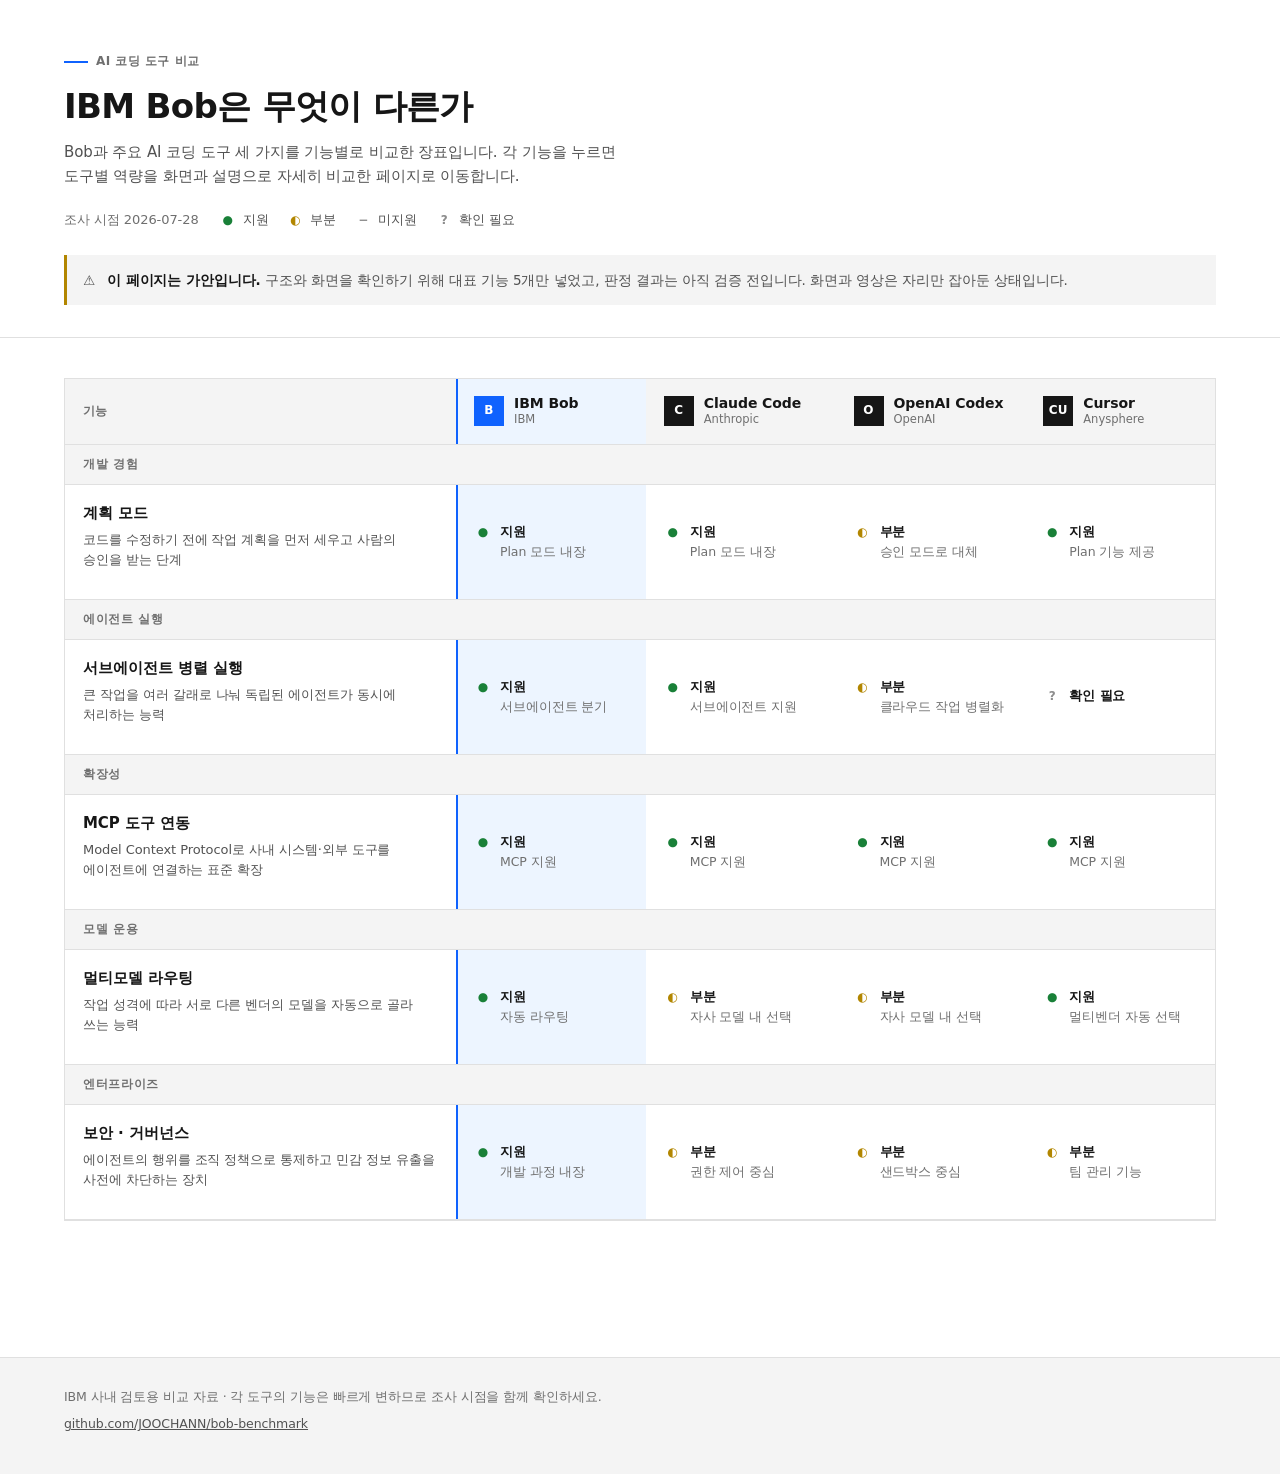
<file: index.html>
<!DOCTYPE html>
<html lang="ko">
  <head>
    <meta charset="utf-8" />
    <meta name="viewport" content="width=device-width, initial-scale=1" />
    <title>AI 코딩 도구 비교 장표 — IBM Bob</title>
    <meta
      name="description"
      content="IBM Bob과 Claude Code, OpenAI Codex, Cursor의 기능을 한눈에 비교하는 장표"
    />
    <link rel="stylesheet" href="assets/css/style.css" />
  </head>
  <body>
    <header class="site-header">
      <div class="wrap">
        <p class="eyebrow">AI 코딩 도구 비교</p>
        <h1 class="site-title">IBM Bob은 무엇이 다른가</h1>
        <p class="site-desc">
          Bob과 주요 AI 코딩 도구 세 가지를 기능별로 비교한 장표입니다. 각 기능을 누르면 도구별
          역량을 화면과 설명으로 자세히 비교한 페이지로 이동합니다.
        </p>

        <div class="meta-row">
          <span id="meta-date"></span>
          <div class="legend" id="legend"></div>
        </div>

        <div class="notice">
          <span aria-hidden="true">⚠</span>
          <p style="margin: 0">
            <strong>이 페이지는 가안입니다.</strong> 구조와 화면을 확인하기 위해 대표 기능
            <span id="meta-count"></span>개만 넣었고, 판정 결과는 아직 검증 전입니다. 화면과 영상은
            자리만 잡아둔 상태입니다.
          </p>
        </div>
      </div>
    </header>

    <main class="board">
      <div class="wrap">
        <div class="table-scroll">
          <table class="matrix" id="matrix">
            <caption class="sr-only" style="position: absolute; left: -9999px">
              AI 코딩 도구 기능 비교표
            </caption>
          </table>
        </div>
      </div>
    </main>

    <footer class="site-footer">
      <div class="wrap">
        <p style="margin: 0 0 6px">
          IBM 사내 검토용 비교 자료 · 각 도구의 기능은 빠르게 변하므로 조사 시점을 함께 확인하세요.
        </p>
        <p style="margin: 0">
          <a href="https://github.com/JOOCHANN/bob-benchmark">github.com/JOOCHANN/bob-benchmark</a>
        </p>
      </div>
    </footer>

    <script src="assets/js/data.js"></script>
    <script src="assets/js/table.js"></script>
  </body>
</html>
</file>
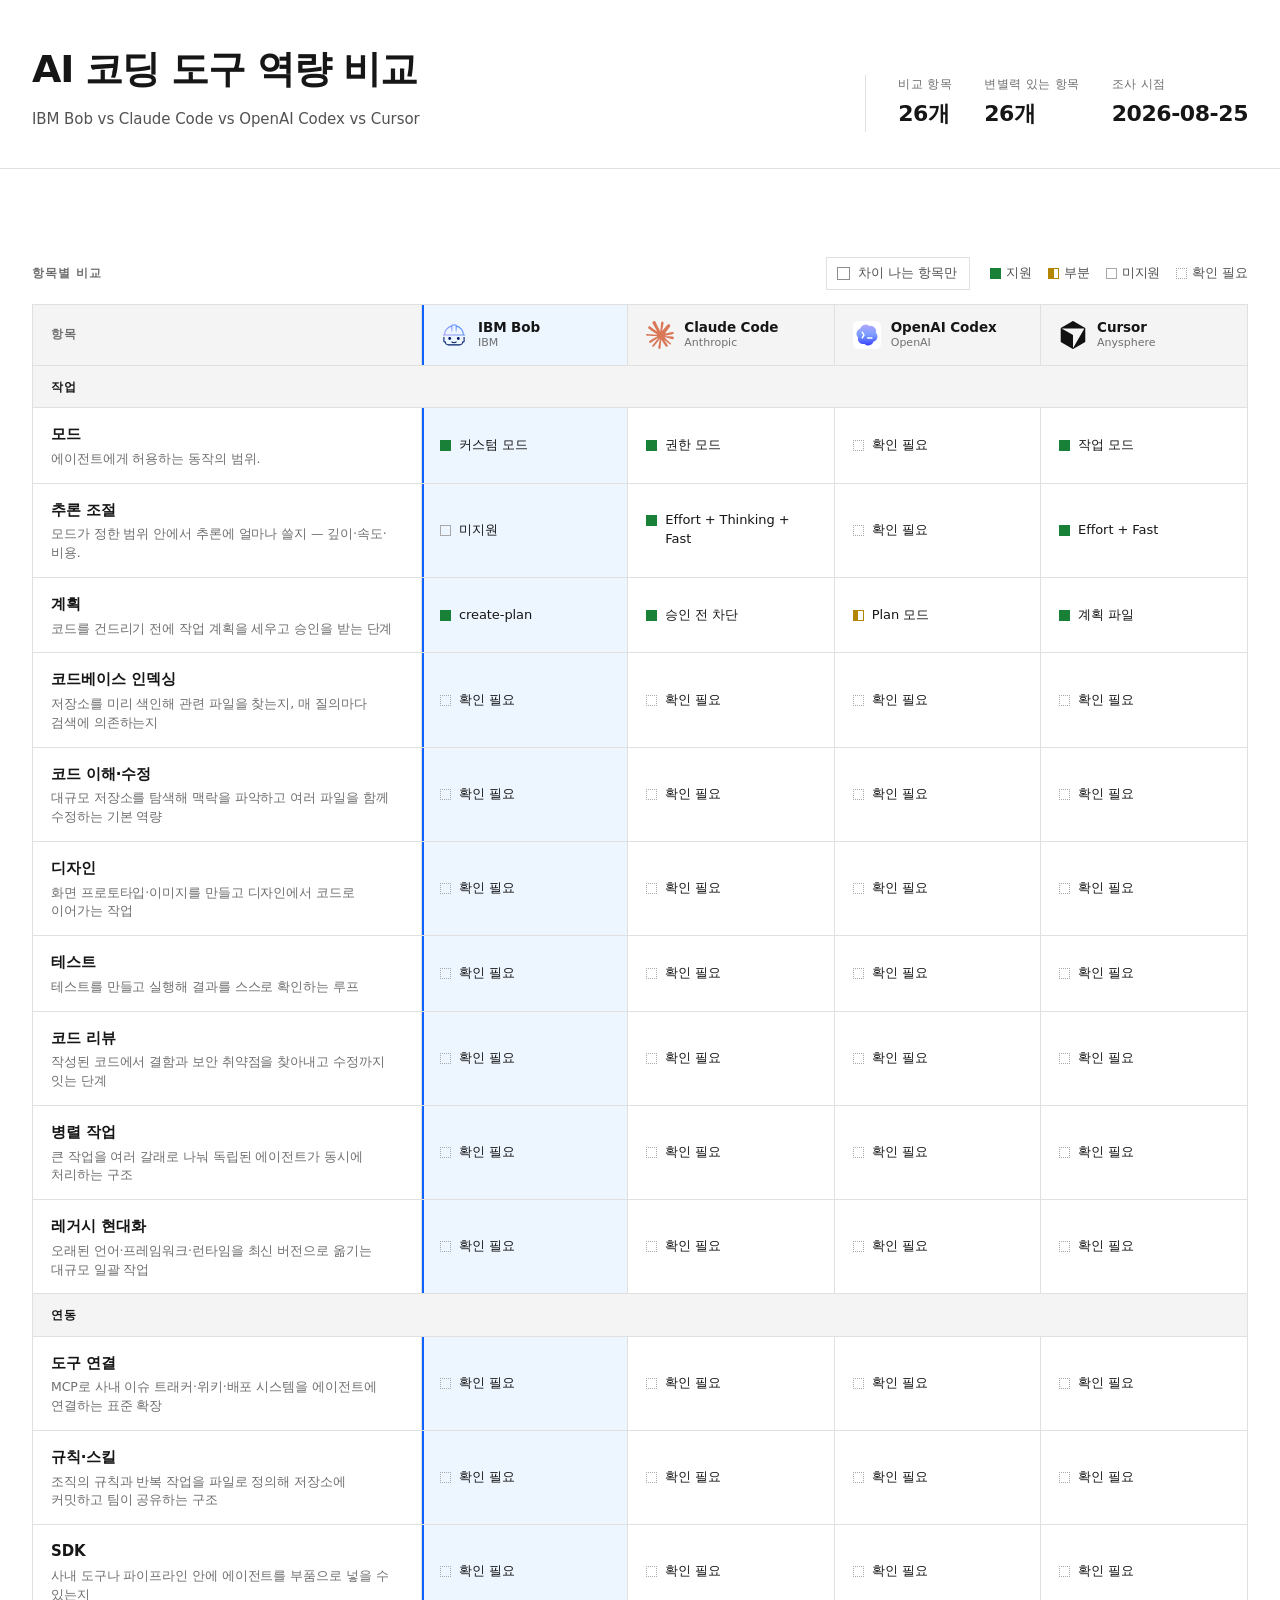
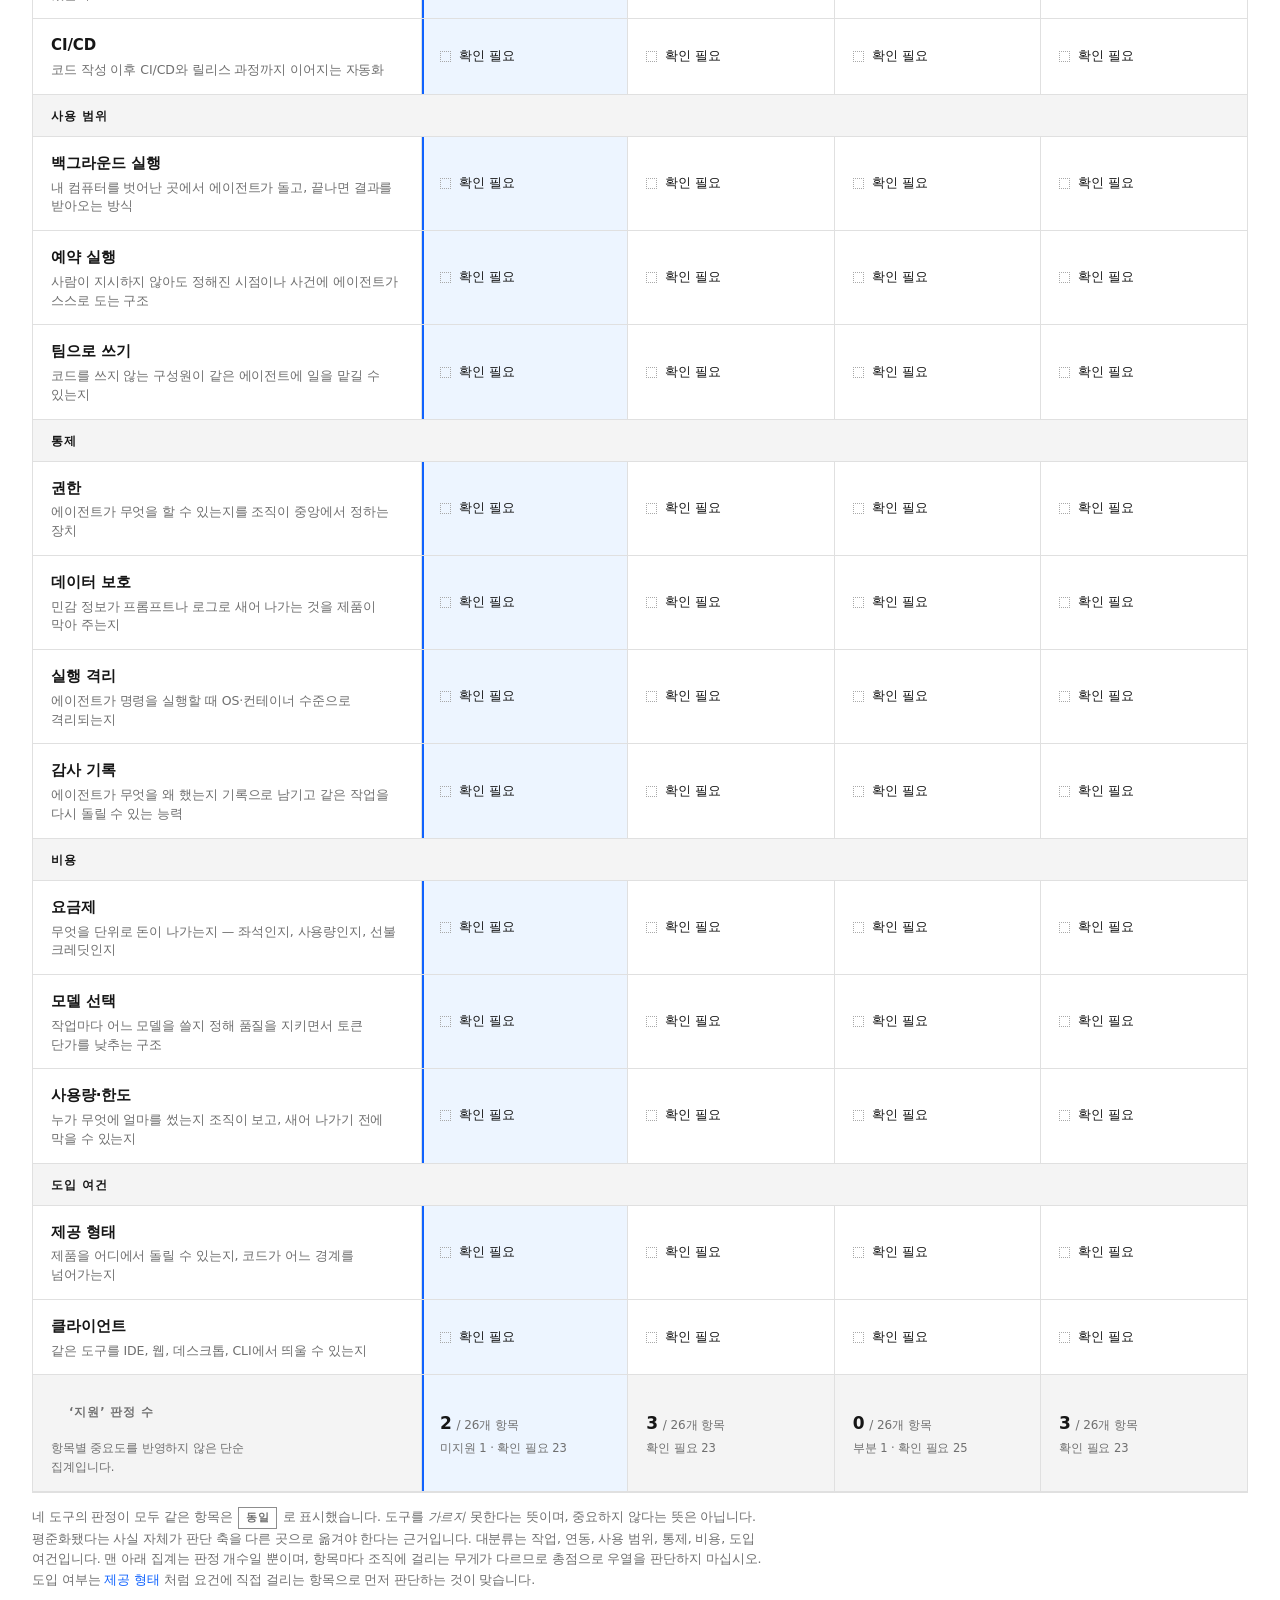
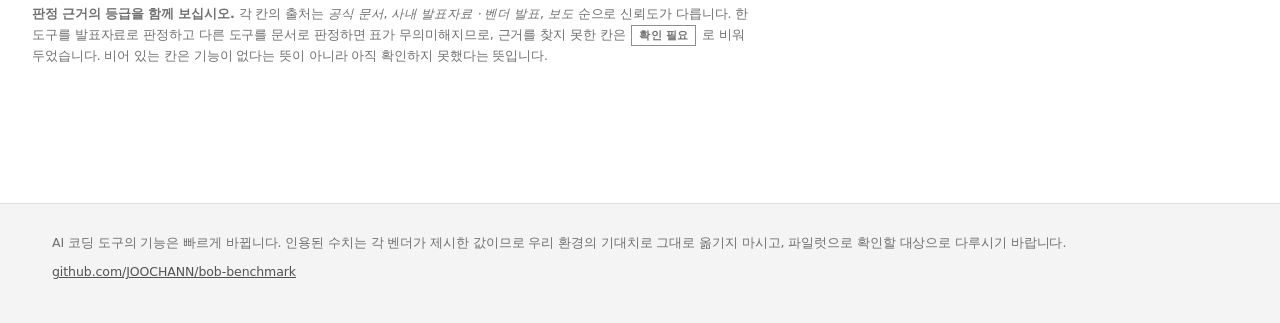
<file: public/index.html>
<!DOCTYPE html>
<html lang="ko">
  <head>
    <meta charset="utf-8" />
    <meta name="viewport" content="width=device-width, initial-scale=1" />
    <title>AI 코딩 도구 역량 비교</title>
    <meta
      name="description"
      content="IBM Bob, Claude Code, OpenAI Codex, Cursor를 도입 판단 축으로 비교한 장표"
    />
    <link rel="stylesheet" href="assets/css/style.css" />
  </head>
  <body>
    <header class="site-header">
      <div class="wrap wrap-wide">
        <div class="header-grid">
          <div>
            <h1 class="site-title">AI 코딩 도구 역량 비교</h1>
            <p class="site-desc">
              IBM Bob vs Claude Code vs OpenAI Codex vs Cursor
            </p>
          </div>
          <dl class="stat-block" id="stat-block"></dl>
        </div>
      </div>
    </header>

    <div class="wrap wrap-wide board-wrap">
      <main class="board">
        <section class="matrix-section">
          <div class="board-head">
            <h2 class="section-title">항목별 비교</h2>
            <div class="board-controls">
              <button class="toggle-btn" type="button" id="filter-btn" aria-pressed="false">
                <span class="toggle-box" aria-hidden="true"></span>
                차이 나는 항목만
              </button>
              <div class="legend" id="legend"></div>
            </div>
          </div>

          <div class="table-scroll">
            <table class="matrix" id="matrix">
              <caption>
                AI 코딩 도구 항목별 비교표. 항목 이름을 누르면 상세 비교 페이지로 이동합니다.
              </caption>
            </table>
          </div>

          <p class="board-note">
            네 도구의 판정이 모두 같은 항목은 <span class="chip chip-parity">동일</span> 로
            표시했습니다. 도구를 <em>가르지</em> 못한다는 뜻이며, 중요하지 않다는 뜻은 아닙니다.
            평준화됐다는 사실 자체가 판단 축을 다른 곳으로 옮겨야 한다는 근거입니다. 대분류는
            작업, 연동, 사용 범위, 통제, 비용, 도입 여건입니다. 맨 아래 집계는 판정 개수일 뿐이며,
            항목마다 조직에 걸리는 무게가 다르므로 총점으로 우열을 판단하지 마십시오. 도입 여부는
            <a href="detail.html?f=deployment">제공 형태</a> 처럼 요건에 직접 걸리는 항목으로
            먼저 판단하는 것이 맞습니다.
          </p>
          <p class="board-note">
            <strong>판정 근거의 등급을 함께 보십시오.</strong> 각 칸의 출처는
            <em>공식 문서</em>, <em>사내 발표자료 · 벤더 발표</em>, <em>보도</em> 순으로 신뢰도가
            다릅니다. 한 도구를 발표자료로 판정하고 다른 도구를 문서로 판정하면 표가 무의미해지므로,
            근거를 찾지 못한 칸은 <span class="chip">확인 필요</span> 로 비워 두었습니다. 비어 있는
            칸은 기능이 없다는 뜻이 아니라 아직 확인하지 못했다는 뜻입니다.
          </p>
        </section>
      </main>
    </div>

    <footer class="site-footer">
      <div class="wrap wrap-wide">
        <p>
          AI 코딩 도구의 기능은 빠르게 바뀝니다. 인용된 수치는 각 벤더가 제시한 값이므로 우리 환경의
          기대치로 그대로 옮기지 마시고, 파일럿으로 확인할 대상으로 다루시기 바랍니다.
        </p>
        <p>
          <a href="https://github.com/JOOCHANN/bob-benchmark">github.com/JOOCHANN/bob-benchmark</a>
        </p>
      </div>
    </footer>

    <script src="assets/js/data.js"></script>
    <script src="assets/js/ui.js"></script>
    <script src="assets/js/table.js"></script>
  </body>
</html>
</file>
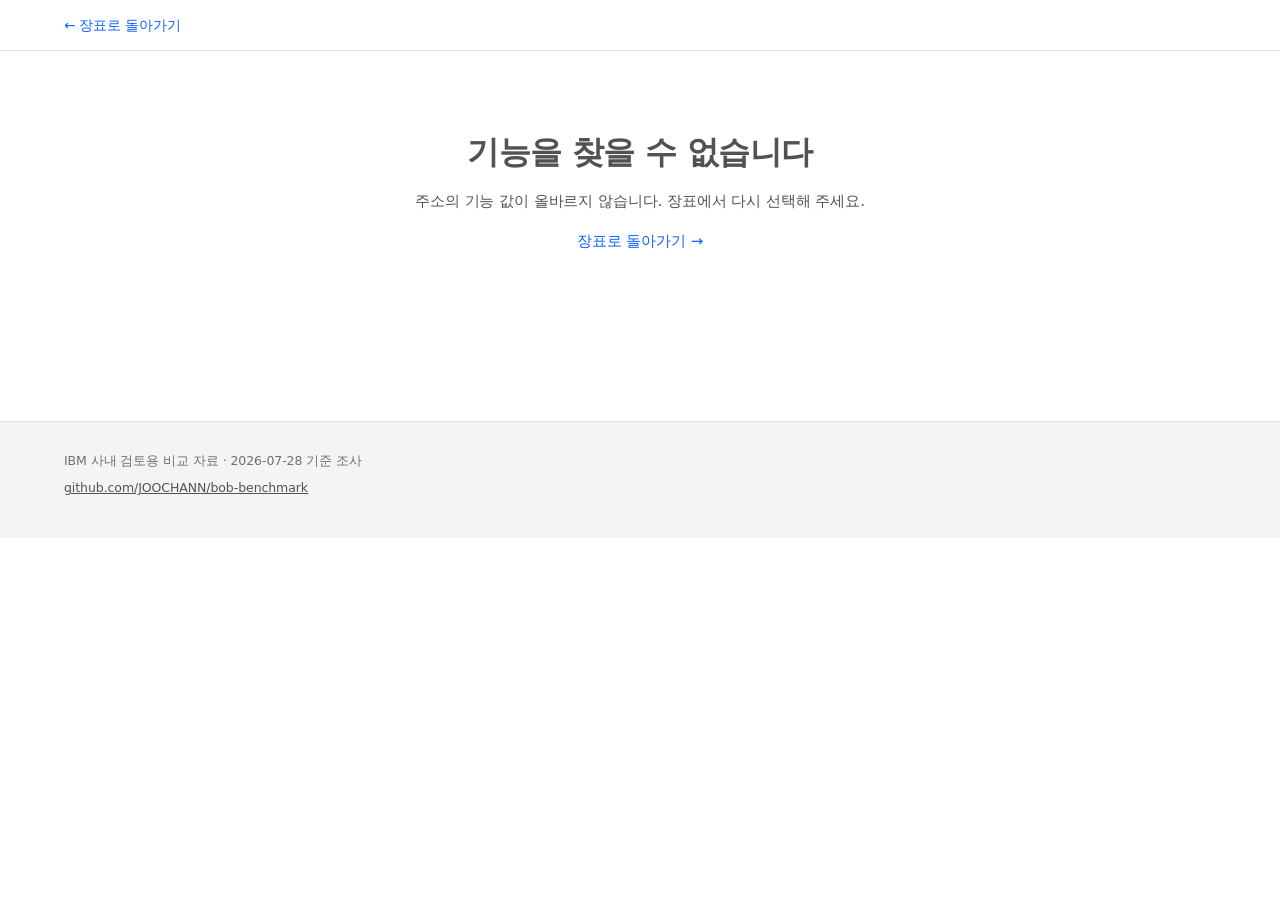
<file: detail.html>
<!DOCTYPE html>
<html lang="ko">
  <head>
    <meta charset="utf-8" />
    <meta name="viewport" content="width=device-width, initial-scale=1" />
    <title>상세 비교 — IBM Bob 비교 장표</title>
    <link rel="stylesheet" href="assets/css/style.css" />
  </head>
  <body>
    <nav class="detail-nav">
      <div class="wrap">
        <a href="index.html">← 장표로 돌아가기</a>
        <div class="nav-side" id="pager"></div>
      </div>
    </nav>

    <main id="content"></main>

    <footer class="site-footer">
      <div class="wrap">
        <p style="margin: 0 0 6px">
          IBM 사내 검토용 비교 자료 · <span id="foot-date"></span> 기준 조사
        </p>
        <p style="margin: 0">
          <a href="https://github.com/JOOCHANN/bob-benchmark">github.com/JOOCHANN/bob-benchmark</a>
        </p>
      </div>
    </footer>

    <script src="assets/js/data.js"></script>
    <script src="assets/js/detail.js"></script>
  </body>
</html>
</file>
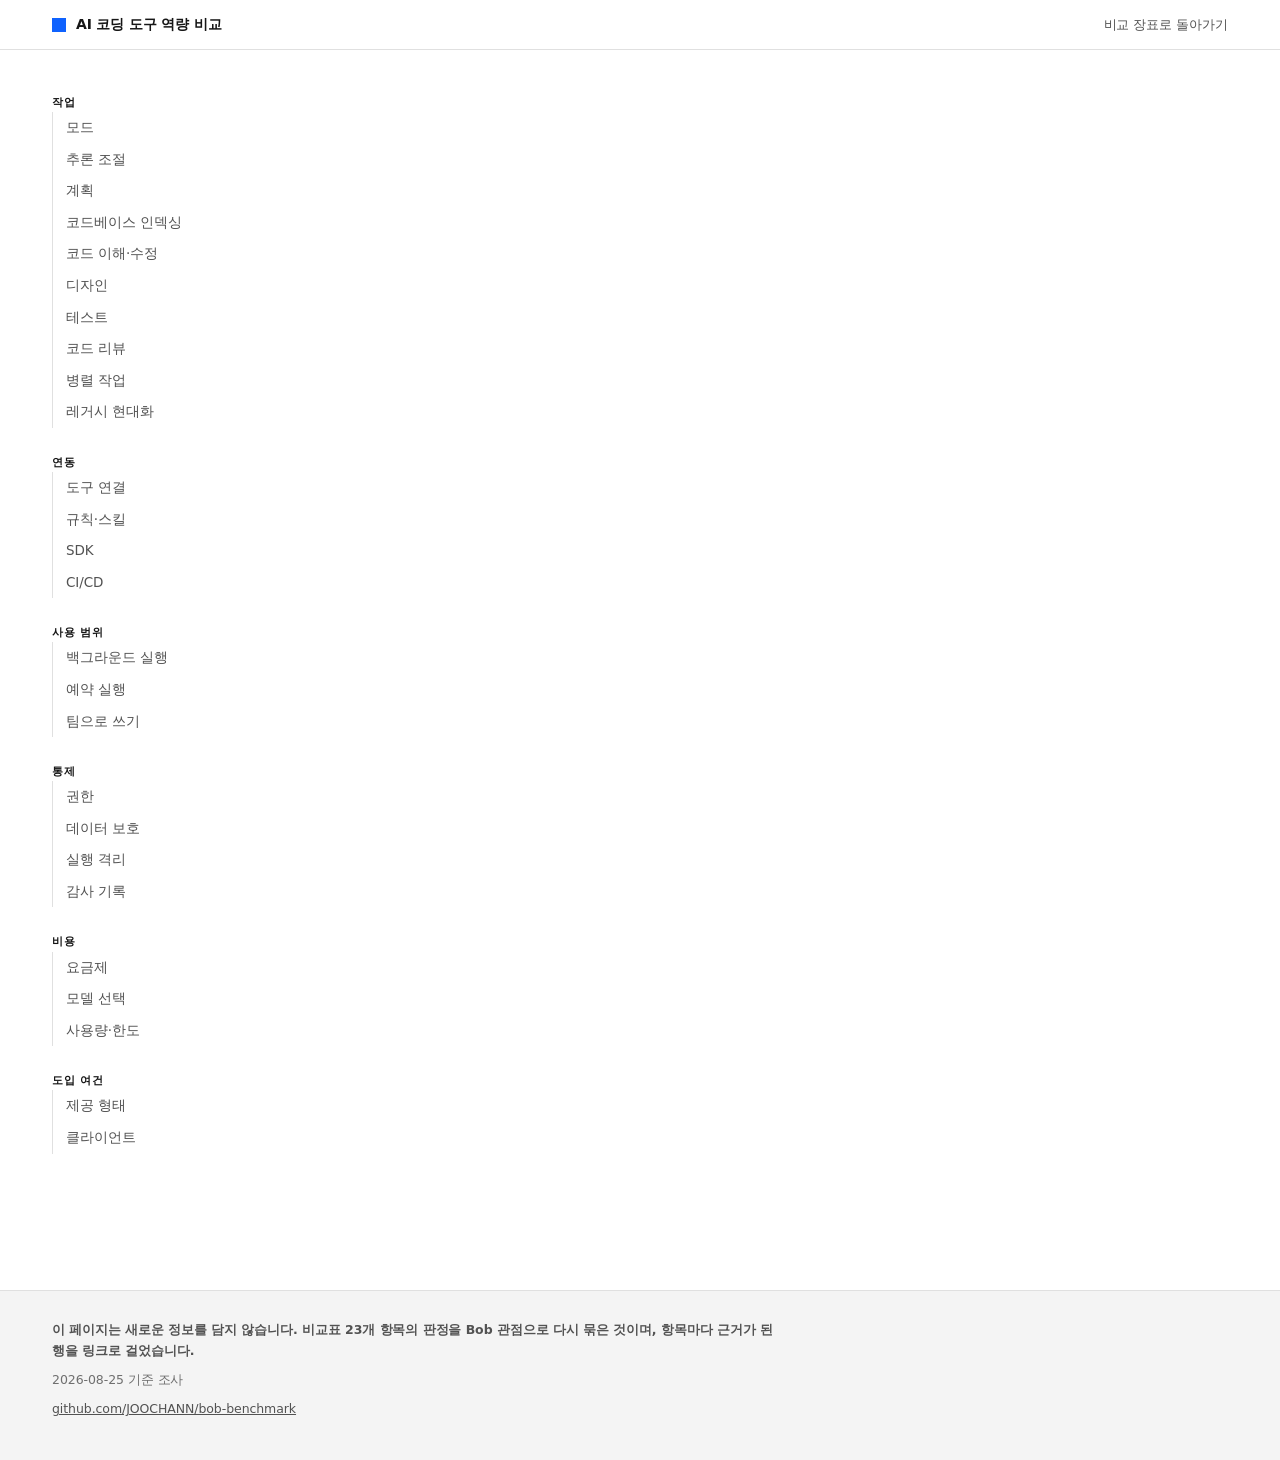
<file: public/analysis.html>
<!DOCTYPE html>
<html lang="ko">
  <head>
    <meta charset="utf-8" />
    <meta name="viewport" content="width=device-width, initial-scale=1" />
    <title>Bob의 강점과 약점 — AI 코딩 도구 역량 비교</title>
    <meta
      name="description"
      content="23개 비교 항목의 판정을 근거로 정리한 IBM Bob의 강점과 약점 분석"
    />
    <link rel="stylesheet" href="assets/css/style.css" />
  </head>
  <body>
    <header class="topbar">
      <div class="wrap topbar-inner">
        <a class="brand" href="index.html">
          <span class="brand-mark" aria-hidden="true"></span>
          <span class="brand-name">AI 코딩 도구 역량 비교</span>
        </a>
        <a class="topbar-link" href="index.html">비교 장표로 돌아가기</a>
      </div>
    </header>

    <div class="wrap layout">
      <aside class="sidenav">
        <button class="sidenav-toggle" type="button" aria-expanded="false" aria-controls="navlist">
          <span class="sidenav-toggle-label">항목 이동</span>
          <span class="sidenav-toggle-current"></span>
          <span class="chev" aria-hidden="true"></span>
        </button>
        <nav class="sidenav-panel" id="navlist" aria-label="항목 목록"></nav>
      </aside>

      <main class="detail-main" id="content"></main>
    </div>

    <footer class="site-footer">
      <div class="wrap">
        <p class="foot-strong">
          이 페이지는 새로운 정보를 담지 않습니다. 비교표 23개 항목의 판정을 Bob 관점으로 다시 묶은
          것이며, 항목마다 근거가 된 행을 링크로 걸었습니다.
        </p>
        <p><span id="foot-date"></span> 기준 조사</p>
        <p>
          <a href="https://github.com/JOOCHANN/bob-benchmark">github.com/JOOCHANN/bob-benchmark</a>
        </p>
      </div>
    </footer>

    <script src="assets/js/data.js"></script>
    <script src="assets/js/ui.js"></script>
    <script src="assets/js/analysis.js"></script>
  </body>
</html>
</file>
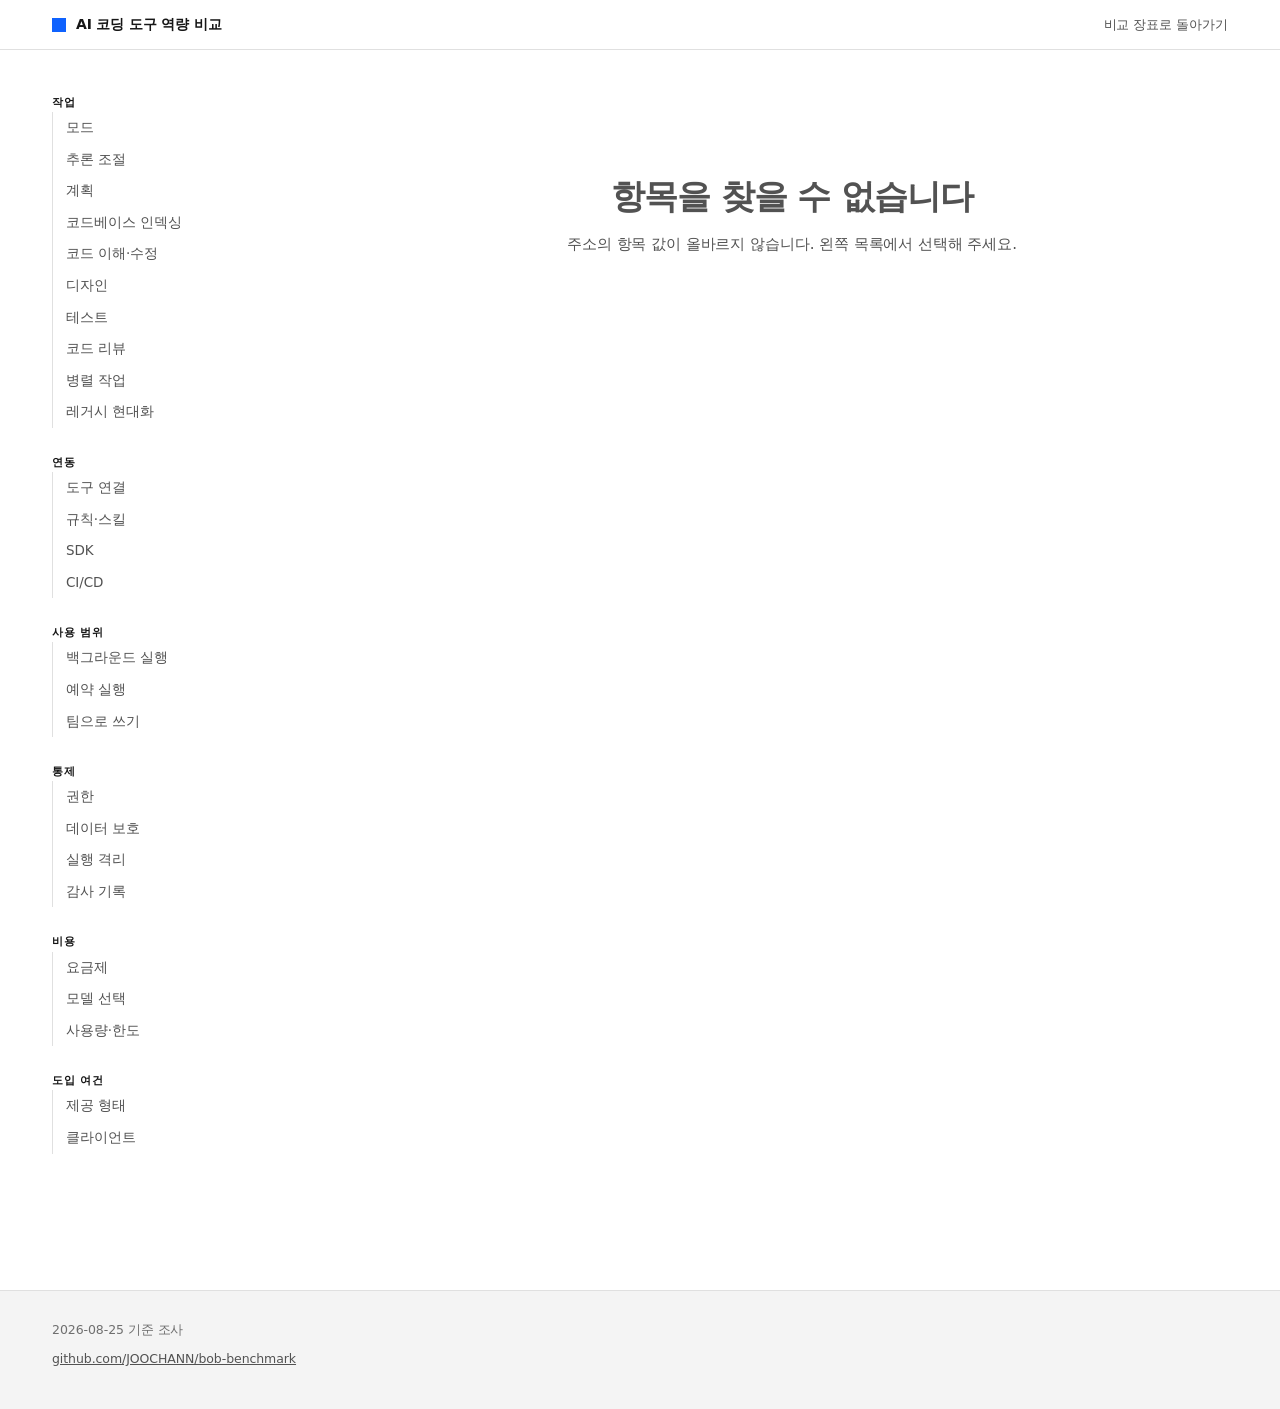
<file: public/detail.html>
<!DOCTYPE html>
<html lang="ko">
  <head>
    <meta charset="utf-8" />
    <meta name="viewport" content="width=device-width, initial-scale=1" />
    <title>상세 비교 — AI 코딩 도구 역량 비교</title>
    <link rel="stylesheet" href="assets/css/style.css" />
  </head>
  <body>
    <header class="topbar">
      <div class="wrap topbar-inner">
        <a class="brand" href="index.html">
          <span class="brand-mark" aria-hidden="true"></span>
          <span class="brand-name">AI 코딩 도구 역량 비교</span>
        </a>
        <a class="topbar-link" href="index.html">비교 장표로 돌아가기</a>
      </div>
    </header>

    <div class="wrap layout">
      <aside class="sidenav">
        <button class="sidenav-toggle" type="button" aria-expanded="false" aria-controls="navlist">
          <span class="sidenav-toggle-label">항목 이동</span>
          <span class="sidenav-toggle-current"></span>
          <span class="chev" aria-hidden="true"></span>
        </button>
        <nav class="sidenav-panel" id="navlist" aria-label="항목 목록"></nav>
      </aside>

      <main class="detail-main" id="content"></main>
    </div>

    <footer class="site-footer">
      <div class="wrap">
        <p><span id="foot-date"></span> 기준 조사</p>
        <p>
          <a href="https://github.com/JOOCHANN/bob-benchmark">github.com/JOOCHANN/bob-benchmark</a>
        </p>
      </div>
    </footer>

    <script src="assets/js/data.js"></script>
    <script src="assets/js/ui.js"></script>
    <script src="assets/js/detail.js"></script>
  </body>
</html>
</file>
<file: assets/css/style.css>
/* ==========================================================================
   bob-benchmark — IBM Carbon 계열 스타일
   각진 모서리, IBM Plex 서체, Blue 60 액센트를 따르되
   한글 가독성을 위해 행간과 자간을 별도로 조정했다.
   ========================================================================== */

:root {
  /* Carbon White */
  --bg: #ffffff;
  --layer: #f4f4f4;
  --layer-hover: #e8e8e8;
  --layer-accent: #e0e0e0;

  --text-primary: #161616;
  --text-secondary: #525252;
  --text-helper: #6f6f6f;
  --text-on-color: #ffffff;

  --border-subtle: #e0e0e0;
  --border-strong: #8d8d8d;

  --interactive: #0f62fe;
  --interactive-hover: #0043ce;
  --focus: #0f62fe;

  --support-success: #198038;
  --support-warning: #b28600;
  --support-none: #8d8d8d;

  --bob-tint: #edf5ff;
  --bob-accent: #0f62fe;

  --shadow: 0 2px 6px rgba(0, 0, 0, 0.08);

  --font-sans: 'IBM Plex Sans', 'IBM Plex Sans KR', 'Pretendard Variable', Pretendard,
    -apple-system, BlinkMacSystemFont, 'Apple SD Gothic Neo', 'Malgun Gothic', 'Noto Sans KR',
    system-ui, sans-serif;
  --font-mono: 'IBM Plex Mono', ui-monospace, SFMono-Regular, Menlo, monospace;
}

@media (prefers-color-scheme: dark) {
  :root {
    /* Carbon Gray 100 */
    --bg: #161616;
    --layer: #262626;
    --layer-hover: #333333;
    --layer-accent: #393939;

    --text-primary: #f4f4f4;
    --text-secondary: #c6c6c6;
    --text-helper: #8d8d8d;

    --border-subtle: #393939;
    --border-strong: #6f6f6f;

    --interactive: #4589ff;
    --interactive-hover: #78a9ff;
    --focus: #ffffff;

    --support-success: #42be65;
    --support-warning: #f1c21b;
    --support-none: #6f6f6f;

    --bob-tint: #1c2434;
    --bob-accent: #4589ff;

    --shadow: 0 2px 8px rgba(0, 0, 0, 0.4);
  }
}

/* --------------------------------------------------------- 기본 요소 */

* {
  box-sizing: border-box;
}

body {
  margin: 0;
  background: var(--bg);
  color: var(--text-primary);
  font-family: var(--font-sans);
  font-size: 15px;
  line-height: 1.65; /* 한글 본문 기준 */
  letter-spacing: -0.005em;
  -webkit-font-smoothing: antialiased;
  text-rendering: optimizeLegibility;
  word-break: keep-all; /* 한글 단어 중간 줄바꿈 방지 */
  overflow-wrap: break-word;
}

a {
  color: var(--interactive);
  text-decoration: none;
}
a:hover {
  color: var(--interactive-hover);
  text-decoration: underline;
}

:focus-visible {
  outline: 2px solid var(--focus);
  outline-offset: 2px;
}

h1,
h2,
h3 {
  margin: 0;
  font-weight: 600;
  letter-spacing: -0.02em;
  line-height: 1.35;
}

.wrap {
  max-width: 1200px;
  margin: 0 auto;
  padding: 0 24px;
}

/* --------------------------------------------------------- 헤더 */

.site-header {
  border-bottom: 1px solid var(--border-subtle);
  background: var(--bg);
}

.site-header .wrap {
  padding-top: 40px;
  padding-bottom: 32px;
}

.eyebrow {
  display: inline-flex;
  align-items: center;
  gap: 8px;
  font-size: 12px;
  font-weight: 600;
  letter-spacing: 0.04em;
  text-transform: uppercase;
  color: var(--text-helper);
  margin-bottom: 12px;
}
.eyebrow::before {
  content: '';
  width: 24px;
  height: 2px;
  background: var(--bob-accent);
}

.site-title {
  font-size: 34px;
  margin-bottom: 10px;
}

.site-desc {
  color: var(--text-secondary);
  font-size: 15px;
  max-width: 62ch;
  margin: 0;
}

.meta-row {
  display: flex;
  flex-wrap: wrap;
  align-items: center;
  gap: 8px 20px;
  margin-top: 20px;
  font-size: 13px;
  color: var(--text-helper);
}

/* 가안 안내 배너 */
.notice {
  display: flex;
  gap: 12px;
  align-items: flex-start;
  margin-top: 24px;
  padding: 14px 16px;
  background: var(--layer);
  border-left: 3px solid var(--support-warning);
  font-size: 13.5px;
  color: var(--text-secondary);
}
.notice strong {
  color: var(--text-primary);
}

/* --------------------------------------------------------- 범례 */

.legend {
  display: flex;
  flex-wrap: wrap;
  gap: 6px 18px;
  align-items: center;
  font-size: 13px;
  color: var(--text-secondary);
}
.legend-item {
  display: inline-flex;
  align-items: center;
  gap: 6px;
}

.dot {
  display: inline-flex;
  align-items: center;
  justify-content: center;
  width: 18px;
  height: 18px;
  font-size: 12px;
  font-weight: 700;
  line-height: 1;
  flex: none;
}
.lv-full {
  color: var(--support-success);
}
.lv-partial {
  color: var(--support-warning);
}
.lv-none {
  color: var(--support-none);
}
.lv-unknown {
  color: var(--support-none);
}

/* --------------------------------------------------------- 비교 표 */

.board {
  padding: 40px 0 64px;
}

.table-scroll {
  overflow-x: auto;
  border: 1px solid var(--border-subtle);
  background: var(--bg);
}

table.matrix {
  width: 100%;
  min-width: 880px;
  border-collapse: collapse;
  font-size: 14px;
}

table.matrix th,
table.matrix td {
  text-align: left;
  vertical-align: middle;
  border-bottom: 1px solid var(--border-subtle);
}

/* 상단 도구 헤더 */
thead th {
  position: sticky;
  top: 0;
  z-index: 2;
  background: var(--layer);
  border-bottom: 1px solid var(--border-strong);
  padding: 0;
}

.col-feature {
  width: 34%;
  min-width: 260px;
}
.col-tool {
  width: 16.5%;
  min-width: 150px;
}

.tool-head {
  display: flex;
  align-items: center;
  gap: 10px;
  padding: 16px 18px;
  height: 100%;
}
.tool-mark {
  display: inline-flex;
  align-items: center;
  justify-content: center;
  width: 30px;
  height: 30px;
  flex: none;
  background: var(--text-primary);
  color: var(--bg);
  font-size: 12px;
  font-weight: 700;
  letter-spacing: 0.02em;
}
.tool-head.is-bob .tool-mark {
  background: var(--bob-accent);
  color: #ffffff;
}
.tool-name {
  display: block;
  font-size: 14px;
  font-weight: 600;
  line-height: 1.25;
  color: var(--text-primary);
}
.tool-vendor {
  display: block;
  font-size: 11.5px;
  font-weight: 400;
  line-height: 1.35;
  color: var(--text-helper);
  letter-spacing: 0;
}

.head-label {
  display: block;
  padding: 16px 18px;
  font-size: 12px;
  font-weight: 600;
  letter-spacing: 0.04em;
  text-transform: uppercase;
  color: var(--text-helper);
}

/* 카테고리 구분 행 */
tr.cat-row td {
  padding: 10px 18px;
  background: var(--layer);
  font-size: 11.5px;
  font-weight: 600;
  letter-spacing: 0.06em;
  text-transform: uppercase;
  color: var(--text-helper);
  border-bottom: 1px solid var(--border-subtle);
}

/* 기능 행 */
tr.feat-row {
  cursor: pointer;
  transition: background 0.12s ease;
}
tr.feat-row:hover {
  background: var(--layer-hover);
}
tr.feat-row:hover .feat-go {
  opacity: 1;
  transform: translateX(0);
}

td.feat-cell {
  padding: 16px 18px;
}
.feat-top {
  display: flex;
  align-items: center;
  gap: 8px;
}
.feat-name {
  font-size: 15px;
  font-weight: 600;
  color: var(--text-primary);
}
a.feat-name:hover {
  color: var(--interactive);
  text-decoration: none;
}
.feat-go {
  font-size: 12px;
  color: var(--interactive);
  opacity: 0;
  transform: translateX(-4px);
  transition: opacity 0.12s ease, transform 0.12s ease;
  white-space: nowrap;
}
.feat-summary {
  margin-top: 4px;
  font-size: 13px;
  color: var(--text-secondary);
  line-height: 1.55;
  max-width: 46ch;
}

/* 판정 셀 */
td.mark-cell {
  padding: 16px 18px;
}
td.is-bob {
  background: var(--bob-tint);
  box-shadow: inset 2px 0 0 var(--bob-accent);
}
thead th.is-bob {
  background: var(--bob-tint);
  box-shadow: inset 2px 0 0 var(--bob-accent);
}
tr.feat-row:hover td.is-bob {
  background: var(--bob-tint);
  filter: brightness(0.98);
}

.mark {
  display: flex;
  align-items: flex-start;
  gap: 8px;
}
.mark-text {
  font-size: 13px;
  line-height: 1.45;
  color: var(--text-secondary);
}
.mark-text .mark-label {
  display: block;
  font-weight: 600;
  color: var(--text-primary);
  font-size: 13px;
}
.mark-text .mark-sub {
  display: block;
  font-size: 12.5px;
  color: var(--text-helper);
  margin-top: 1px;
}

/* --------------------------------------------------------- 상세 페이지 */

.detail-nav {
  border-bottom: 1px solid var(--border-subtle);
  background: var(--bg);
  position: sticky;
  top: 0;
  z-index: 5;
}
.detail-nav .wrap {
  display: flex;
  align-items: center;
  justify-content: space-between;
  gap: 16px;
  padding-top: 14px;
  padding-bottom: 14px;
  font-size: 13.5px;
}
.nav-side {
  display: flex;
  gap: 16px;
  align-items: center;
}
.nav-side a[aria-disabled='true'] {
  color: var(--text-helper);
  pointer-events: none;
}

.detail-header .wrap {
  padding-top: 48px;
  padding-bottom: 8px;
}
.detail-title {
  font-size: 32px;
  margin-bottom: 12px;
}
.detail-summary {
  font-size: 16px;
  color: var(--text-secondary);
  max-width: 66ch;
  margin: 0;
  line-height: 1.65;
}
.detail-why {
  margin-top: 24px;
  padding: 18px 20px;
  background: var(--layer);
  border-left: 3px solid var(--border-strong);
  font-size: 14px;
  color: var(--text-secondary);
  max-width: 76ch;
  line-height: 1.7;
}
.detail-why h2 {
  font-size: 12px;
  letter-spacing: 0.05em;
  text-transform: uppercase;
  color: var(--text-helper);
  margin-bottom: 6px;
}

.section-title {
  font-size: 12px;
  font-weight: 600;
  letter-spacing: 0.06em;
  text-transform: uppercase;
  color: var(--text-helper);
  margin: 56px 0 16px;
}

/* 도구별 카드 */
.cards {
  display: grid;
  grid-template-columns: repeat(2, 1fr);
  gap: 20px;
}

.card {
  border: 1px solid var(--border-subtle);
  background: var(--bg);
  display: flex;
  flex-direction: column;
}
.card.is-bob {
  border-color: var(--bob-accent);
  box-shadow: inset 0 3px 0 var(--bob-accent);
}

.card-head {
  display: flex;
  align-items: center;
  gap: 10px;
  padding: 16px 18px;
  border-bottom: 1px solid var(--border-subtle);
}
.card-head .tool-mark {
  width: 28px;
  height: 28px;
}
.card-head .spacer {
  flex: 1;
}

.badge {
  display: inline-flex;
  align-items: center;
  gap: 6px;
  padding: 3px 10px;
  font-size: 12px;
  font-weight: 600;
  border: 1px solid currentColor;
  white-space: nowrap;
}

/* 미디어 슬롯 */
.media {
  margin: 0;
  background: var(--layer);
  border-bottom: 1px solid var(--border-subtle);
}
.media img,
.media video {
  display: block;
  width: 100%;
  height: auto;
}
.media figcaption {
  padding: 8px 18px;
  font-size: 12px;
  color: var(--text-helper);
  border-top: 1px solid var(--border-subtle);
}

.media-placeholder {
  display: flex;
  flex-direction: column;
  align-items: center;
  justify-content: center;
  gap: 6px;
  min-height: 180px;
  padding: 24px;
  border: 1px dashed var(--border-strong);
  margin: 16px 18px;
  color: var(--text-helper);
  text-align: center;
}
.media-placeholder .ph-title {
  font-size: 13px;
  font-weight: 600;
}
.media-placeholder .ph-path {
  font-family: var(--font-mono);
  font-size: 11.5px;
  color: var(--text-helper);
  word-break: break-all;
}

.card-body {
  padding: 16px 18px;
  flex: 1;
}
.card-body ul {
  margin: 0;
  padding-left: 18px;
}
.card-body li {
  font-size: 13.5px;
  color: var(--text-secondary);
  line-height: 1.6;
  margin-bottom: 6px;
}
.card-body li::marker {
  color: var(--border-strong);
}

.card-foot {
  padding: 12px 18px;
  border-top: 1px solid var(--border-subtle);
  font-size: 12.5px;
  color: var(--text-helper);
}

/* 정리 블록 */
.verdict {
  margin-top: 20px;
  padding: 24px;
  background: var(--layer);
  border-left: 3px solid var(--bob-accent);
  font-size: 15px;
  line-height: 1.75;
  color: var(--text-primary);
  max-width: 80ch;
}

/* --------------------------------------------------------- 푸터 */

.site-footer {
  margin-top: 72px;
  border-top: 1px solid var(--border-subtle);
  background: var(--layer);
}
.site-footer .wrap {
  padding-top: 28px;
  padding-bottom: 40px;
  font-size: 12.5px;
  color: var(--text-helper);
  line-height: 1.7;
}
.site-footer a {
  color: var(--text-secondary);
  text-decoration: underline;
}

.empty-state {
  padding: 80px 0;
  text-align: center;
  color: var(--text-secondary);
}

/* --------------------------------------------------------- 반응형 */

@media (max-width: 900px) {
  .cards {
    grid-template-columns: 1fr;
  }
  .site-title {
    font-size: 27px;
  }
  .detail-title {
    font-size: 25px;
  }
}

@media (max-width: 600px) {
  .wrap {
    padding: 0 16px;
  }
  .site-header .wrap {
    padding-top: 28px;
    padding-bottom: 24px;
  }
  .detail-nav .wrap {
    font-size: 12.5px;
  }
}

@media (prefers-reduced-motion: reduce) {
  * {
    transition: none !important;
  }
  .feat-go {
    opacity: 1;
    transform: none;
  }
}
</file>
<file: public/assets/css/style.css>
/* ==========================================================================
   bob-benchmark — IBM Carbon 계열 스타일
   각진 모서리, IBM Plex 서체, Blue 60 액센트를 따르되
   한글 가독성을 위해 행간과 자간을 별도로 조정했다.
   ========================================================================== */

:root {
  /* Carbon White */
  --bg: #ffffff;
  --layer: #f4f4f4;
  --layer-hover: #ececec;
  --layer-accent: #e0e0e0;

  --text-primary: #161616;
  --text-secondary: #525252;
  --text-helper: #6f6f6f;

  --border-subtle: #e0e0e0;
  --border-strong: #8d8d8d;

  --interactive: #0f62fe;
  --interactive-hover: #0043ce;
  --focus: #0f62fe;

  --support-success: #198038;
  --support-warning: #b28600;
  --support-none: #a8a8a8;

  --bob-tint: #edf5ff;
  --bob-accent: #0f62fe;

  --font-sans: 'IBM Plex Sans', 'IBM Plex Sans KR', 'Pretendard Variable', Pretendard,
    -apple-system, BlinkMacSystemFont, 'Apple SD Gothic Neo', 'Malgun Gothic', 'Noto Sans KR',
    system-ui, sans-serif;
  --font-mono: 'IBM Plex Mono', ui-monospace, SFMono-Regular, Menlo, monospace;
}

@media (prefers-color-scheme: dark) {
  :root {
    /* Carbon Gray 100 */
    --bg: #161616;
    --layer: #262626;
    --layer-hover: #333333;
    --layer-accent: #393939;

    --text-primary: #f4f4f4;
    --text-secondary: #c6c6c6;
    --text-helper: #8d8d8d;

    --border-subtle: #393939;
    --border-strong: #6f6f6f;

    --interactive: #4589ff;
    --interactive-hover: #78a9ff;
    --focus: #ffffff;

    --support-success: #42be65;
    --support-warning: #f1c21b;
    --support-none: #6f6f6f;

    --bob-tint: #1a2233;
    --bob-accent: #4589ff;
  }
}

/* --------------------------------------------------------- 기본 요소 */

* {
  box-sizing: border-box;
}

body {
  margin: 0;
  background: var(--bg);
  color: var(--text-primary);
  font-family: var(--font-sans);
  font-size: 15px;
  line-height: 1.65;
  letter-spacing: -0.005em;
  -webkit-font-smoothing: antialiased;
  text-rendering: optimizeLegibility;
  word-break: keep-all;
  overflow-wrap: break-word;
}

a {
  color: var(--interactive);
  text-decoration: none;
}
a:hover {
  color: var(--interactive-hover);
  text-decoration: underline;
}

:focus-visible {
  outline: 2px solid var(--focus);
  outline-offset: 2px;
}

h1,
h2,
h3 {
  margin: 0;
  font-weight: 600;
  letter-spacing: -0.02em;
  line-height: 1.35;
}

p {
  margin: 0;
}

.wrap {
  max-width: 1240px;
  margin: 0 auto;
  padding: 0 32px;
}
/* 장표는 표 폭이 필요해 더 넓게 쓴다. */
.wrap-wide {
  max-width: 1560px;
}

.sr-only {
  position: absolute;
  width: 1px;
  height: 1px;
  overflow: hidden;
  clip: rect(0 0 0 0);
  white-space: nowrap;
}

.section-title {
  font-size: 11.5px;
  font-weight: 600;
  letter-spacing: 0.08em;
  text-transform: uppercase;
  color: var(--text-helper);
}

/* --------------------------------------------------------- 헤더 */

.site-header {
  border-bottom: 1px solid var(--border-subtle);
}
.site-header .wrap {
  padding-top: 44px;
  padding-bottom: 36px;
}

.eyebrow {
  display: inline-flex;
  align-items: center;
  gap: 10px;
  font-size: 11.5px;
  font-weight: 600;
  letter-spacing: 0.08em;
  text-transform: uppercase;
  color: var(--text-helper);
  margin-bottom: 16px;
}
.eyebrow::before {
  content: '';
  width: 28px;
  height: 2px;
  background: var(--bob-accent);
}

.header-grid {
  display: flex;
  align-items: flex-end;
  justify-content: space-between;
  gap: 48px;
}

.site-title {
  font-size: 38px;
  letter-spacing: -0.03em;
  margin-bottom: 12px;
}

.site-desc {
  color: var(--text-secondary);
  font-size: 15px;
  max-width: 60ch;
}

/* 우측 지표 블록 */
.stat-block {
  display: flex;
  gap: 32px;
  margin: 0;
  flex: none;
  border-left: 1px solid var(--border-subtle);
  padding-left: 32px;
}
.stat dt {
  font-size: 11.5px;
  letter-spacing: 0.04em;
  color: var(--text-helper);
  white-space: nowrap;
}
.stat dd {
  margin: 2px 0 0;
  font-size: 22px;
  font-weight: 600;
  letter-spacing: -0.02em;
  font-variant-numeric: tabular-nums;
}

/* --------------------------------------------------------- 범례 */

.legend {
  display: flex;
  flex-wrap: wrap;
  gap: 4px 16px;
  align-items: center;
  font-size: 12.5px;
  color: var(--text-secondary);
}
.legend-item {
  display: inline-flex;
  align-items: center;
  gap: 5px;
}

/* 판정 표시. 글리프 대신 CSS 도형이라 크기와 정렬이 어긋나지 않는다. */
.ind {
  display: inline-block;
  width: 11px;
  height: 11px;
  flex: none;
  border: 1.5px solid currentColor;
  box-sizing: border-box;
}
.ind.lv-full {
  background: currentColor;
}
.ind.lv-partial {
  background: linear-gradient(90deg, currentColor 50%, transparent 50%);
}
.ind.lv-unknown {
  border-style: dotted;
}

.lv-full {
  color: var(--support-success);
}
.lv-partial {
  color: var(--support-warning);
}
.lv-none {
  color: var(--support-none);
}
.lv-unknown {
  color: var(--support-none);
}

/* --------------------------------------------------------- 비교 표 */

.matrix-section {
  margin-top: 44px;
}

.board-head {
  display: flex;
  align-items: center;
  justify-content: space-between;
  gap: 20px;
  margin-bottom: 14px;
  flex-wrap: wrap;
}
.board-controls {
  display: flex;
  align-items: center;
  gap: 20px;
  flex-wrap: wrap;
}

/* 차이 나는 항목만 보기 */
.toggle-btn {
  display: inline-flex;
  align-items: center;
  gap: 8px;
  padding: 5px 12px 5px 10px;
  background: none;
  border: 1px solid var(--border-subtle);
  color: var(--text-secondary);
  font: inherit;
  font-size: 12.5px;
  cursor: pointer;
  transition: border-color 0.12s ease, color 0.12s ease, background 0.12s ease;
}
.toggle-btn:hover {
  border-color: var(--border-strong);
  color: var(--text-primary);
}
.toggle-box {
  width: 13px;
  height: 13px;
  flex: none;
  border: 1.5px solid var(--border-strong);
  box-sizing: border-box;
  position: relative;
}
.toggle-btn.is-on {
  border-color: var(--interactive);
  color: var(--interactive);
  background: var(--bob-tint);
}
.toggle-btn.is-on .toggle-box {
  border-color: var(--interactive);
  background: var(--interactive);
}
.toggle-btn.is-on .toggle-box::after {
  content: '';
  position: absolute;
  left: 3px;
  top: 0px;
  width: 3px;
  height: 7px;
  border-right: 1.5px solid #fff;
  border-bottom: 1.5px solid #fff;
  transform: rotate(45deg);
}

/* overflow를 걸면 이 요소가 스크롤 컨테이너가 되어 thead의 sticky가
   여기에 묶인다. 세로로 스크롤되지 않는 컨테이너라 헤더가 고정되지 않으므로,
   표가 통째로 들어가는 폭에서는 overflow를 풀어 sticky를 뷰포트에 묶는다. */
.table-scroll {
  overflow-x: auto;
  border: 1px solid var(--border-subtle);
}
@media (min-width: 1024px) {
  .table-scroll {
    overflow: visible;
  }
}

table.matrix {
  width: 100%;
  min-width: 940px;
  border-collapse: collapse;
  font-size: 14px;
}
table.matrix caption {
  position: absolute;
  width: 1px;
  height: 1px;
  overflow: hidden;
  clip: rect(0 0 0 0);
}

table.matrix th,
table.matrix td {
  text-align: left;
  vertical-align: middle;
  border-bottom: 1px solid var(--border-subtle);
}

/* 도구 열 경계. 없으면 한 도구를 세로로 훑을 때 눈이 옆 열로 새어 나간다. */
table.matrix thead th + th,
tr.feat-row td + td,
tfoot td + td {
  border-left: 1px solid var(--border-subtle);
}

/* 상단 도구 헤더 */
thead th {
  position: sticky;
  top: 0;
  z-index: 2;
  background: var(--layer);
  border-bottom: 1px solid var(--border-strong);
  padding: 0;
}

.col-feature {
  width: 32%;
  min-width: 280px;
}
.col-tool {
  width: 17%;
  min-width: 160px;
}

/* 도구 식별: 마크 + 이름. 표 헤더와 상세 카드가 같은 모양을 쓴다. */
.tool-id {
  display: flex;
  align-items: center;
  gap: 10px;
  min-width: 0;
}
.tool-head {
  padding: 14px 18px;
}

.tool-mark {
  position: relative;
  display: inline-flex;
  align-items: center;
  justify-content: center;
  width: 28px;
  height: 28px;
  flex: none;
  background: var(--mk-bg, #161616);
  color: var(--mk-ink, #ffffff);
  font-size: 11px;
  font-weight: 700;
  letter-spacing: 0.01em;
  overflow: hidden;
}
@media (prefers-color-scheme: dark) {
  .tool-mark {
    background: var(--mk-bg-d, #f4f4f4);
    color: var(--mk-ink-d, #161616);
  }
}
/* 공식 로고 파일이 들어오면 글자 마크를 덮고 배경도 비운다. */
.tool-mark.has-logo {
  background: none;
}
.tool-mark-img {
  position: absolute;
  inset: 0;
  width: 100%;
  height: 100%;
  object-fit: contain;
}
.tool-mark.has-logo .tool-mark-letter {
  visibility: hidden;
}

.tool-names {
  min-width: 0;
}
.tool-name {
  display: block;
  font-size: 13.5px;
  font-weight: 600;
  line-height: 1.3;
  color: var(--text-primary);
}
.tool-vendor {
  display: block;
  font-size: 11px;
  font-weight: 400;
  line-height: 1.35;
  color: var(--text-helper);
  letter-spacing: 0;
}

.head-label {
  display: block;
  padding: 14px 18px;
  font-size: 11.5px;
  font-weight: 600;
  letter-spacing: 0.08em;
  text-transform: uppercase;
  color: var(--text-helper);
}

/* 카테고리 구분 행 */
tr.cat-row td {
  padding: 9px 18px;
  background: var(--layer);
}
.cat-name {
  font-size: 11.5px;
  font-weight: 600;
  letter-spacing: 0.08em;
  text-transform: uppercase;
  color: var(--text-primary);
}
.cat-question {
  font-size: 12.5px;
  color: var(--text-helper);
  margin-left: 12px;
  padding-left: 12px;
  border-left: 1px solid var(--border-subtle);
}

/* 기능 행 */
tr.feat-row {
  cursor: pointer;
  transition: background 0.12s ease;
}
tr.feat-row:hover {
  background: var(--layer-hover);
}
tr.feat-row:hover .feat-go {
  opacity: 1;
}

td.feat-cell {
  padding: 14px 18px;
}
.feat-top {
  display: flex;
  align-items: center;
  gap: 8px;
}
.feat-name {
  font-size: 15px;
  font-weight: 600;
  color: var(--text-primary);
}
a.feat-name:hover {
  color: var(--interactive);
  text-decoration: none;
}
.feat-go {
  font-size: 12px;
  color: var(--interactive);
  opacity: 0;
  transition: opacity 0.12s ease;
  white-space: nowrap;
}
.feat-summary {
  margin-top: 3px;
  font-size: 12.5px;
  color: var(--text-helper);
  line-height: 1.5;
  max-width: 44ch;
}

.chip {
  display: inline-block;
  padding: 1px 7px;
  font-size: 10.5px;
  font-weight: 600;
  letter-spacing: 0.02em;
  border: 1px solid var(--border-strong);
  color: var(--text-helper);
  white-space: nowrap;
}

/* 판정 셀 */
td.mark-cell {
  padding: 14px 18px;
}
td.is-bob,
thead th.is-bob {
  background: var(--bob-tint);
  box-shadow: inset 2px 0 0 var(--bob-accent);
}
tr.feat-row:hover td.is-bob {
  background: var(--bob-tint);
}

.mark {
  display: flex;
  align-items: flex-start;
  gap: 8px;
}
.mark .ind {
  margin-top: 4px;
}
.mark-note {
  font-size: 13px;
  line-height: 1.45;
  color: var(--text-primary);
}

/* 합계 행 */
tfoot td {
  padding: 14px 18px;
  border-top: 1px solid var(--border-strong);
  border-bottom: 0;
  background: var(--layer);
  vertical-align: top;
}
tfoot td.is-bob {
  background: var(--bob-tint);
}
.sum-main {
  display: flex;
  align-items: baseline;
  gap: 5px;
}
.sum-count {
  font-size: 17px;
  font-weight: 600;
  letter-spacing: -0.02em;
  font-variant-numeric: tabular-nums;
}
.sum-caveat {
  font-size: 11.5px;
  color: var(--text-helper);
  margin-top: 3px;
  max-width: 30ch;
}
.sum-unit {
  font-size: 12px;
  color: var(--text-helper);
}
.sum-sub {
  font-size: 11.5px;
  color: var(--text-helper);
  margin-top: 2px;
  min-height: 1.4em;
}

/* 네 도구가 모두 같은 항목은 눈이 지나가도록 낮춰 둔다. */
tr.is-parity .mark-note {
  color: var(--text-helper);
  font-weight: 400;
}
tr.is-parity .dot {
  opacity: 0.5;
}

.board-note {
  margin-top: 14px;
  font-size: 12.5px;
  color: var(--text-helper);
  max-width: 92ch;
}
.board-note .chip {
  margin: 0 2px;
}

/* --------------------------------------------------------- 상단 바 */

.topbar {
  position: sticky;
  top: 0;
  z-index: 20;
  border-bottom: 1px solid var(--border-subtle);
  background: color-mix(in srgb, var(--bg) 88%, transparent);
  backdrop-filter: saturate(180%) blur(12px);
}
@supports not (background: color-mix(in srgb, red 50%, blue)) {
  .topbar {
    background: var(--bg);
  }
}
.topbar-inner {
  display: flex;
  align-items: center;
  justify-content: space-between;
  gap: 24px;
  padding-top: 13px;
  padding-bottom: 13px;
}

.brand {
  display: inline-flex;
  align-items: center;
  gap: 10px;
  color: var(--text-primary);
}
.brand:hover {
  text-decoration: none;
  color: var(--text-primary);
}
.brand-mark {
  width: 14px;
  height: 14px;
  flex: none;
  background: var(--bob-accent);
}
.brand-name {
  font-size: 14px;
  font-weight: 600;
  letter-spacing: -0.01em;
}
.topbar-link {
  font-size: 13px;
  color: var(--text-secondary);
  white-space: nowrap;
}
.topbar-link:hover {
  color: var(--interactive);
}

/* --------------------------------------------------------- 상세 레이아웃 */

.layout {
  display: grid;
  grid-template-columns: 248px minmax(0, 1fr);
  gap: 56px;
  align-items: start;
  padding-top: 44px;
  padding-bottom: 72px;
}

/* 장표는 표가 폭을 전부 써야 하므로 좌측 목록 없이 한 단으로 둔다. */
.board-wrap {
  padding-top: 44px;
  padding-bottom: 72px;
}

/* 좌측 항목 목록 */
.sidenav {
  position: sticky;
  top: 88px;
}
.sidenav-toggle {
  display: none;
}

.nav-group + .nav-group {
  margin-top: 26px;
}
.nav-group-title {
  font-size: 11px;
  font-weight: 600;
  letter-spacing: 0.08em;
  text-transform: uppercase;
  color: var(--text-primary);
}
.nav-group-question {
  font-size: 11.5px;
  color: var(--text-helper);
  margin-top: 1px;
  margin-bottom: 8px;
}
.nav-list {
  list-style: none;
  margin: 0;
  padding: 0;
  border-left: 1px solid var(--border-subtle);
}

.nav-item {
  display: flex;
  align-items: center;
  gap: 6px;
  padding: 6px 12px;
  margin-left: -1px;
  border-left: 2px solid transparent;
  font-size: 13.5px;
  color: var(--text-secondary);
  line-height: 1.45;
  transition: color 0.12s ease, border-color 0.12s ease, background 0.12s ease;
}
.nav-item:hover {
  color: var(--text-primary);
  background: var(--layer);
  text-decoration: none;
  border-left-color: var(--border-strong);
}
.nav-item.is-active {
  color: var(--interactive);
  font-weight: 600;
  border-left-color: var(--bob-accent);
  background: var(--bob-tint);
}
.nav-item-tag {
  font-size: 10px;
  color: var(--text-helper);
  border: 1px solid var(--border-subtle);
  padding: 0 4px;
  flex: none;
  font-weight: 400;
}

/* 본문 */
.detail-main {
  min-width: 0;
}

.detail-meta {
  display: flex;
  align-items: center;
  gap: 10px;
  margin-bottom: 10px;
}
.detail-category {
  font-size: 11.5px;
  font-weight: 600;
  letter-spacing: 0.08em;
  text-transform: uppercase;
  color: var(--text-helper);
}
.detail-updated {
  font-size: 12px;
  color: var(--text-helper);
}
.detail-title {
  font-size: 34px;
  letter-spacing: -0.03em;
  margin-bottom: 12px;
}
.detail-summary {
  font-size: 16px;
  color: var(--text-secondary);
  max-width: 66ch;
  line-height: 1.65;
}
.detail-why {
  margin-top: 24px;
  padding: 18px 20px;
  background: var(--layer);
  border-left: 3px solid var(--border-strong);
  font-size: 14px;
  color: var(--text-secondary);
  max-width: 76ch;
  line-height: 1.7;
}
.detail-why h2 {
  font-size: 11px;
  letter-spacing: 0.08em;
  text-transform: uppercase;
  color: var(--text-helper);
  margin-bottom: 6px;
}

.detail-section .section-title {
  display: block;
  margin: 48px 0 14px;
}

/* 도구별 카드 */
.cards {
  display: grid;
  grid-template-columns: repeat(2, 1fr);
  gap: 20px;
}

.card {
  border: 1px solid var(--border-subtle);
  display: flex;
  flex-direction: column;
}
.card.is-bob {
  border-color: var(--bob-accent);
  box-shadow: inset 0 3px 0 var(--bob-accent);
}

.card-head {
  display: flex;
  align-items: center;
  gap: 10px;
  padding: 16px 18px;
  border-bottom: 1px solid var(--border-subtle);
}
.card-head .spacer {
  flex: 1;
}

.badge {
  display: inline-flex;
  align-items: center;
  gap: 6px;
  padding: 3px 10px;
  font-size: 12px;
  font-weight: 600;
  border: 1px solid currentColor;
  white-space: nowrap;
}

/* 미디어 슬롯 */
.media {
  margin: 0;
  background: var(--layer);
  border-bottom: 1px solid var(--border-subtle);
}
.media img,
.media video {
  display: block;
  width: 100%;
  height: auto;
}
.media figcaption {
  padding: 8px 18px;
  font-size: 12px;
  color: var(--text-helper);
  border-top: 1px solid var(--border-subtle);
}

/* 비어 있는 자리이므로 눈에 띄면 안 된다. 내용보다 커지지 않도록 한 줄로 둔다. */
.media-placeholder {
  display: flex;
  flex-wrap: wrap;
  align-items: baseline;
  gap: 2px 8px;
  padding: 9px 18px;
  background: var(--layer);
  border-bottom: 1px solid var(--border-subtle);
  color: var(--text-helper);
}
.media-placeholder .ph-title {
  font-size: 12px;
  font-weight: 600;
}
.media-placeholder .ph-path {
  font-family: var(--font-mono);
  font-size: 11.5px;
  word-break: break-all;
}

.card-body {
  padding: 16px 18px;
  flex: 1;
}
.card-body ul {
  margin: 0;
  padding-left: 18px;
}
.card-body li {
  font-size: 13.5px;
  color: var(--text-secondary);
  line-height: 1.6;
  margin-bottom: 6px;
}
.card-body li::marker {
  color: var(--border-strong);
}

.card-foot {
  display: flex;
  flex-wrap: wrap;
  align-items: baseline;
  gap: 6px 10px;
  padding: 12px 18px;
  border-top: 1px solid var(--border-subtle);
  font-size: 12.5px;
  color: var(--text-helper);
}
.src-label {
  flex: none;
  font-weight: 600;
}
.src-link {
  flex: none;
}

.verdict {
  padding: 24px;
  background: var(--layer);
  border-left: 3px solid var(--bob-accent);
  font-size: 15px;
  line-height: 1.75;
  max-width: 80ch;
}
.verdict-list {
  margin: 0;
  padding: 20px 24px 20px 44px;
  background: var(--layer);
  border-left: 3px solid var(--bob-accent);
  font-size: 15px;
  line-height: 1.7;
  max-width: 80ch;
}
.verdict-list li + li {
  margin-top: 10px;
}

.detail-verdict .section-title {
  color: var(--text-primary);
  font-size: 12.5px;
}
.verdict-board {
  margin: 0;
  padding: 0;
  border: 1px solid var(--border-subtle);
  border-left: 3px solid var(--bob-accent);
  background: var(--bg);
}
.verdict-item {
  display: grid;
  grid-template-columns: 7.5rem minmax(0, 1fr);
  gap: 8px 20px;
  margin: 0;
  padding: 16px 20px;
}
.verdict-item + .verdict-item {
  border-top: 1px solid var(--border-subtle);
}
.verdict-label {
  margin: 0;
  font-size: 12px;
  font-weight: 600;
  letter-spacing: 0.04em;
  color: var(--bob-accent);
  padding-top: 3px;
}
.verdict-text {
  margin: 0;
  font-size: 15px;
  line-height: 1.7;
  color: var(--text-primary);
}

/* --------------------------------------------------------- 푸터 */

.site-footer {
  margin-top: 64px;
  border-top: 1px solid var(--border-subtle);
  background: var(--layer);
}
.site-footer .wrap {
  padding-top: 28px;
  padding-bottom: 40px;
  font-size: 12.5px;
  color: var(--text-helper);
  line-height: 1.7;
  max-width: 1240px;
}
.site-footer p + p {
  margin-top: 8px;
}
.site-footer .foot-strong {
  color: var(--text-secondary);
  font-weight: 600;
  max-width: 84ch;
}
.site-footer a {
  color: var(--text-secondary);
  text-decoration: underline;
}

.empty-state {
  padding: 80px 0;
  text-align: center;
  color: var(--text-secondary);
}

/* --------------------------------------------------------- 반응형 */

@media (max-width: 1080px) {
  .header-grid {
    flex-direction: column;
    align-items: flex-start;
    gap: 28px;
  }
  .stat-block {
    border-left: 0;
    padding-left: 0;
    border-top: 1px solid var(--border-subtle);
    padding-top: 16px;
    width: 100%;
  }
}

/* 좁은 화면에서는 좌측 목록을 접어 버튼으로 연다. */
@media (max-width: 1000px) {
  .layout {
    grid-template-columns: minmax(0, 1fr);
    gap: 24px;
    padding-top: 20px;
  }
  .sidenav {
    position: sticky;
    top: 53px;
    z-index: 10;
    background: var(--bg);
    border-bottom: 1px solid var(--border-subtle);
    margin: 0 -32px;
    padding: 0 32px;
  }
  .sidenav-toggle {
    display: flex;
    align-items: center;
    gap: 10px;
    width: 100%;
    padding: 12px 0;
    background: none;
    border: 0;
    font: inherit;
    color: var(--text-primary);
    cursor: pointer;
    text-align: left;
  }
  .sidenav-toggle-label {
    font-size: 11px;
    font-weight: 600;
    letter-spacing: 0.08em;
    text-transform: uppercase;
    color: var(--text-helper);
    flex: none;
  }
  .sidenav-toggle-current {
    font-size: 14px;
    font-weight: 600;
    flex: 1;
    min-width: 0;
    overflow: hidden;
    text-overflow: ellipsis;
    white-space: nowrap;
  }
  .chev {
    width: 8px;
    height: 8px;
    flex: none;
    border-right: 1.5px solid var(--text-secondary);
    border-bottom: 1.5px solid var(--text-secondary);
    transform: rotate(45deg) translate(-2px, -2px);
    transition: transform 0.15s ease;
  }
  .sidenav.is-open .chev {
    transform: rotate(-135deg) translate(-2px, -2px);
  }
  .sidenav-panel {
    display: none;
    padding-bottom: 20px;
  }
  .sidenav.is-open .sidenav-panel {
    display: block;
  }
}

/* 표가 가로로 스크롤되는 폭에서는 항목명 열을 붙잡아 둔다.
   놓아 주면 오른쪽으로 밀었을 때 판정만 남고 무슨 항목인지 알 수 없다. */
@media (max-width: 1023px) {
  thead th.col-feature,
  td.feat-cell,
  tfoot td.sum-label {
    position: sticky;
    left: 0;
    z-index: 3;
    background: var(--bg);
  }
  thead th.col-feature,
  tfoot td.sum-label {
    background: var(--layer);
  }
}

@media (max-width: 900px) {
  .cards {
    grid-template-columns: 1fr;
  }
  .verdict-item {
    grid-template-columns: 1fr;
    gap: 4px;
  }
  .site-title {
    font-size: 28px;
  }
  .detail-title {
    font-size: 25px;
  }
  .board-head {
    flex-direction: column;
    align-items: flex-start;
    gap: 10px;
  }
}

@media (max-width: 600px) {
  .wrap {
    padding: 0 16px;
  }
  .site-header .wrap {
    padding-top: 28px;
    padding-bottom: 24px;
  }
  .stat-block {
    gap: 20px;
  }
  .stat dd {
    font-size: 18px;
  }
  .cat-question {
    display: none;
  }
  .sidenav {
    margin: 0 -16px;
    padding: 0 16px;
  }
}

@media (prefers-reduced-motion: reduce) {
  * {
    transition: none !important;
  }
  .feat-go {
    opacity: 1;
  }
}
</file>
